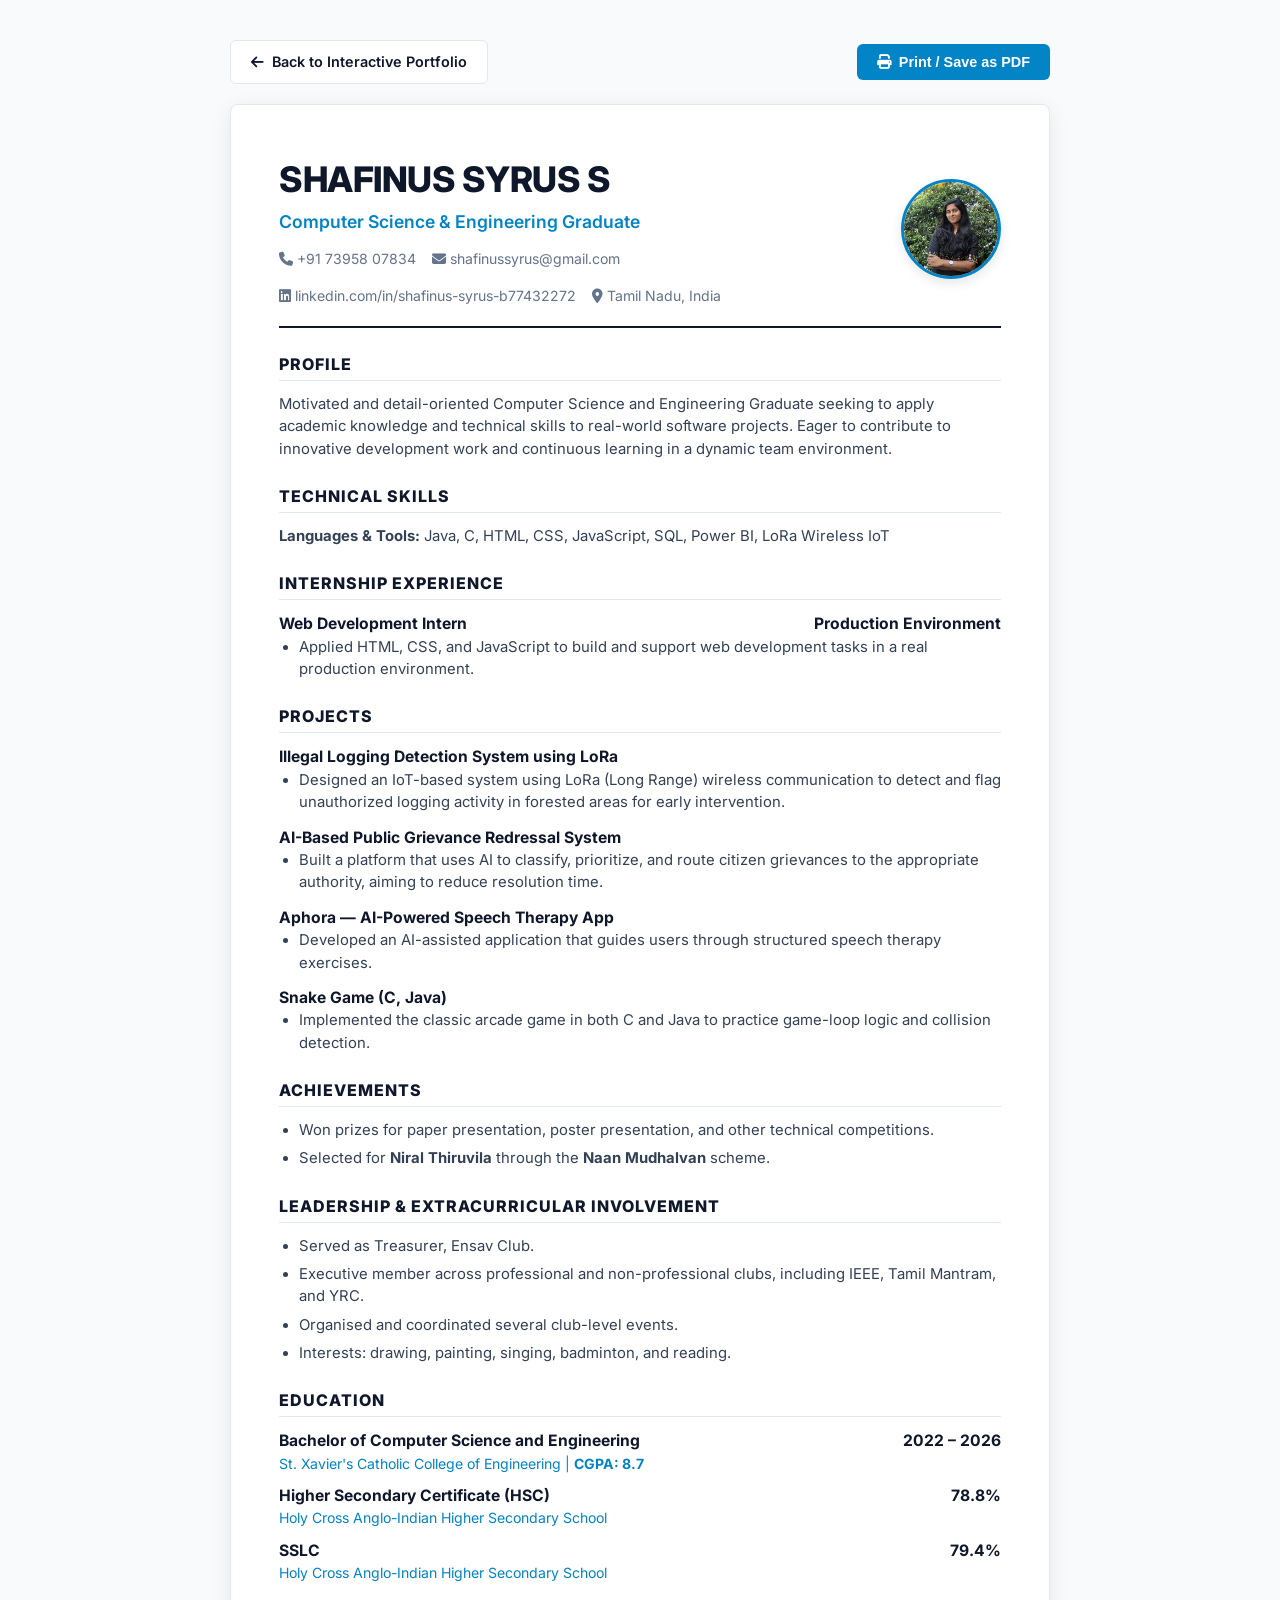
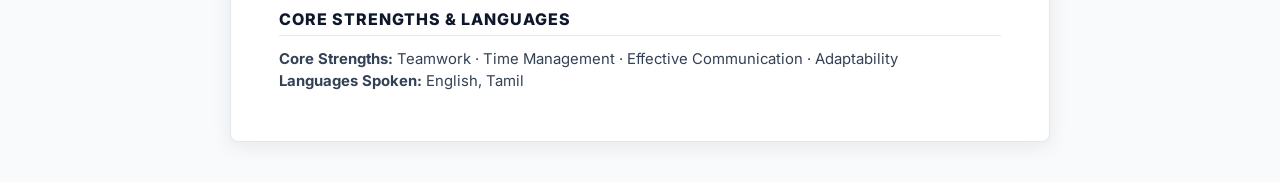
<file: resume.html>
<!DOCTYPE html>
<html lang="en">
<head>
  <meta charset="UTF-8">
  <meta name="viewport" content="width=device-width, initial-scale=1.0">
  <title>Shafinus Syrus S — Official Resume & Credentials</title>
  <link rel="preconnect" href="https://fonts.googleapis.com">
  <link rel="preconnect" href="https://fonts.gstatic.com" crossorigin>
  <link href="https://fonts.googleapis.com/css2?family=Inter:wght@300;400;500;600;700;800&display=swap" rel="stylesheet">
  <link rel="stylesheet" href="https://cdnjs.cloudflare.com/ajax/libs/font-awesome/6.4.0/css/all.min.css">
  <style>
    :root {
      --primary: #0284c7;
      --dark: #0f172a;
      --text: #334155;
      --text-light: #64748b;
      --border: #e2e8f0;
      --bg: #f8fafc;
    }
    *, *::before, *::after { box-sizing: border-box; margin: 0; padding: 0; }
    body {
      font-family: 'Inter', sans-serif;
      background-color: var(--bg);
      color: var(--text);
      line-height: 1.5;
      padding: 40px 20px;
    }
    .resume-actions {
      max-width: 820px;
      margin: 0 auto 20px auto;
      display: flex;
      justify-content: space-between;
      align-items: center;
    }
    .btn {
      display: inline-flex;
      align-items: center;
      gap: 8px;
      padding: 10px 20px;
      border-radius: 6px;
      font-weight: 600;
      font-size: 0.9rem;
      cursor: pointer;
      text-decoration: none;
      transition: all 0.2s;
    }
    .btn-primary { background: var(--primary); color: #fff; border: none; }
    .btn-primary:hover { background: #0369a1; }
    .btn-outline { background: #fff; color: var(--dark); border: 1px solid var(--border); }
    .btn-outline:hover { background: #f1f5f9; }

    .resume-paper {
      max-width: 820px;
      margin: 0 auto;
      background: #fff;
      padding: 48px;
      border-radius: 8px;
      box-shadow: 0 4px 20px rgba(0,0,0,0.08);
      border: 1px solid var(--border);
    }
    .resume-header {
      border-bottom: 2px solid var(--dark);
      padding-bottom: 20px;
      margin-bottom: 24px;
      display: flex;
      justify-content: space-between;
      align-items: center;
      gap: 20px;
    }
    .resume-photo {
      width: 100px;
      height: 100px;
      border-radius: 50%;
      object-fit: cover;
      object-position: top center;
      border: 3px solid var(--primary);
      box-shadow: 0 4px 12px rgba(0,0,0,0.1);
      flex-shrink: 0;
    }
    .resume-header h1 {
      font-size: 2.2rem;
      font-weight: 800;
      color: var(--dark);
      letter-spacing: -0.5px;
    }
    .resume-header .title {
      font-size: 1.1rem;
      color: var(--primary);
      font-weight: 600;
      margin-top: 4px;
    }
    .contact-links {
      display: flex;
      flex-wrap: wrap;
      gap: 16px;
      margin-top: 12px;
      font-size: 0.88rem;
      color: var(--text-light);
    }
    .contact-links a { color: var(--text-light); text-decoration: none; }
    .contact-links a:hover { color: var(--primary); }

    .section-title {
      font-size: 1rem;
      font-weight: 800;
      text-transform: uppercase;
      letter-spacing: 1px;
      color: var(--dark);
      border-bottom: 1px solid var(--border);
      padding-bottom: 4px;
      margin: 24px 0 12px 0;
    }

    p { font-size: 0.93rem; color: var(--text); }
    ul { margin-left: 20px; font-size: 0.93rem; }
    li { margin-bottom: 6px; }

    .job-head, .edu-head {
      display: flex;
      justify-content: space-between;
      align-items: baseline;
      font-weight: 700;
      font-size: 0.98rem;
      color: var(--dark);
    }
    .job-sub, .edu-sub {
      font-size: 0.88rem;
      color: var(--primary);
      margin-bottom: 8px;
    }

    @media print {
      body { padding: 0; background: #fff; }
      .resume-actions { display: none; }
      .resume-paper { box-shadow: none; border: none; padding: 0; }
    }
  </style>
</head>
<body>

  <div class="resume-actions">
    <a href="index.html" class="btn btn-outline"><i class="fa-solid fa-arrow-left"></i> Back to Interactive Portfolio</a>
    <button onclick="window.print()" class="btn btn-primary"><i class="fa-solid fa-print"></i> Print / Save as PDF</button>
  </div>

  <div class="resume-paper">
    <header class="resume-header">
      <div>
        <h1>SHAFINUS SYRUS S</h1>
        <div class="title">Computer Science & Engineering Graduate</div>
        <div class="contact-links">
          <span><i class="fa-solid fa-phone"></i> +91 73958 07834</span>
          <span><i class="fa-solid fa-envelope"></i> shafinussyrus@gmail.com</span>
          <span><i class="fa-brands fa-linkedin"></i> linkedin.com/in/shafinus-syrus-b77432272</span>
          <span><i class="fa-solid fa-location-dot"></i> Tamil Nadu, India</span>
        </div>
      </div>
      <img src="assets/avatar.jpg" alt="Shafinus Syrus S" class="resume-photo">
    </header>

    <section>
      <div class="section-title">Profile</div>
      <p>
        Motivated and detail-oriented Computer Science and Engineering Graduate seeking to apply academic knowledge and technical skills to real-world software projects. Eager to contribute to innovative development work and continuous learning in a dynamic team environment.
      </p>
    </section>

    <section>
      <div class="section-title">Technical Skills</div>
      <p><strong>Languages & Tools:</strong> Java, C, HTML, CSS, JavaScript, SQL, Power BI, LoRa Wireless IoT</p>
    </section>

    <section>
      <div class="section-title">Internship Experience</div>
      <div class="job-head">
        <span>Web Development Intern</span>
        <span>Production Environment</span>
      </div>
      <ul>
        <li>Applied HTML, CSS, and JavaScript to build and support web development tasks in a real production environment.</li>
      </ul>
    </section>

    <section>
      <div class="section-title">Projects</div>
      
      <div style="margin-bottom:12px;">
        <div class="job-head"><span>Illegal Logging Detection System using LoRa</span></div>
        <ul>
          <li>Designed an IoT-based system using LoRa (Long Range) wireless communication to detect and flag unauthorized logging activity in forested areas for early intervention.</li>
        </ul>
      </div>

      <div style="margin-bottom:12px;">
        <div class="job-head"><span>AI-Based Public Grievance Redressal System</span></div>
        <ul>
          <li>Built a platform that uses AI to classify, prioritize, and route citizen grievances to the appropriate authority, aiming to reduce resolution time.</li>
        </ul>
      </div>

      <div style="margin-bottom:12px;">
        <div class="job-head"><span>Aphora — AI-Powered Speech Therapy App</span></div>
        <ul>
          <li>Developed an AI-assisted application that guides users through structured speech therapy exercises.</li>
        </ul>
      </div>

      <div style="margin-bottom:12px;">
        <div class="job-head"><span>Snake Game (C, Java)</span></div>
        <ul>
          <li>Implemented the classic arcade game in both C and Java to practice game-loop logic and collision detection.</li>
        </ul>
      </div>
    </section>

    <section>
      <div class="section-title">Achievements</div>
      <ul>
        <li>Won prizes for paper presentation, poster presentation, and other technical competitions.</li>
        <li>Selected for <strong>Niral Thiruvila</strong> through the <strong>Naan Mudhalvan</strong> scheme.</li>
      </ul>
    </section>

    <section>
      <div class="section-title">Leadership & Extracurricular Involvement</div>
      <ul>
        <li>Served as Treasurer, Ensav Club.</li>
        <li>Executive member across professional and non-professional clubs, including IEEE, Tamil Mantram, and YRC.</li>
        <li>Organised and coordinated several club-level events.</li>
        <li>Interests: drawing, painting, singing, badminton, and reading.</li>
      </ul>
    </section>

    <section>
      <div class="section-title">Education</div>
      
      <div style="margin-bottom:10px;">
        <div class="edu-head">
          <span>Bachelor of Computer Science and Engineering</span>
          <span>2022 – 2026</span>
        </div>
        <div class="edu-sub">St. Xavier's Catholic College of Engineering | <strong>CGPA: 8.7</strong></div>
      </div>

      <div style="margin-bottom:10px;">
        <div class="edu-head">
          <span>Higher Secondary Certificate (HSC)</span>
          <span>78.8%</span>
        </div>
        <div class="edu-sub">Holy Cross Anglo-Indian Higher Secondary School</div>
      </div>

      <div>
        <div class="edu-head">
          <span>SSLC</span>
          <span>79.4%</span>
        </div>
        <div class="edu-sub">Holy Cross Anglo-Indian Higher Secondary School</div>
      </div>
    </section>

    <section>
      <div class="section-title">Core Strengths & Languages</div>
      <p><strong>Core Strengths:</strong> Teamwork · Time Management · Effective Communication · Adaptability</p>
      <p><strong>Languages Spoken:</strong> English, Tamil</p>
    </section>
  </div>

</body>
</html>
</file>
